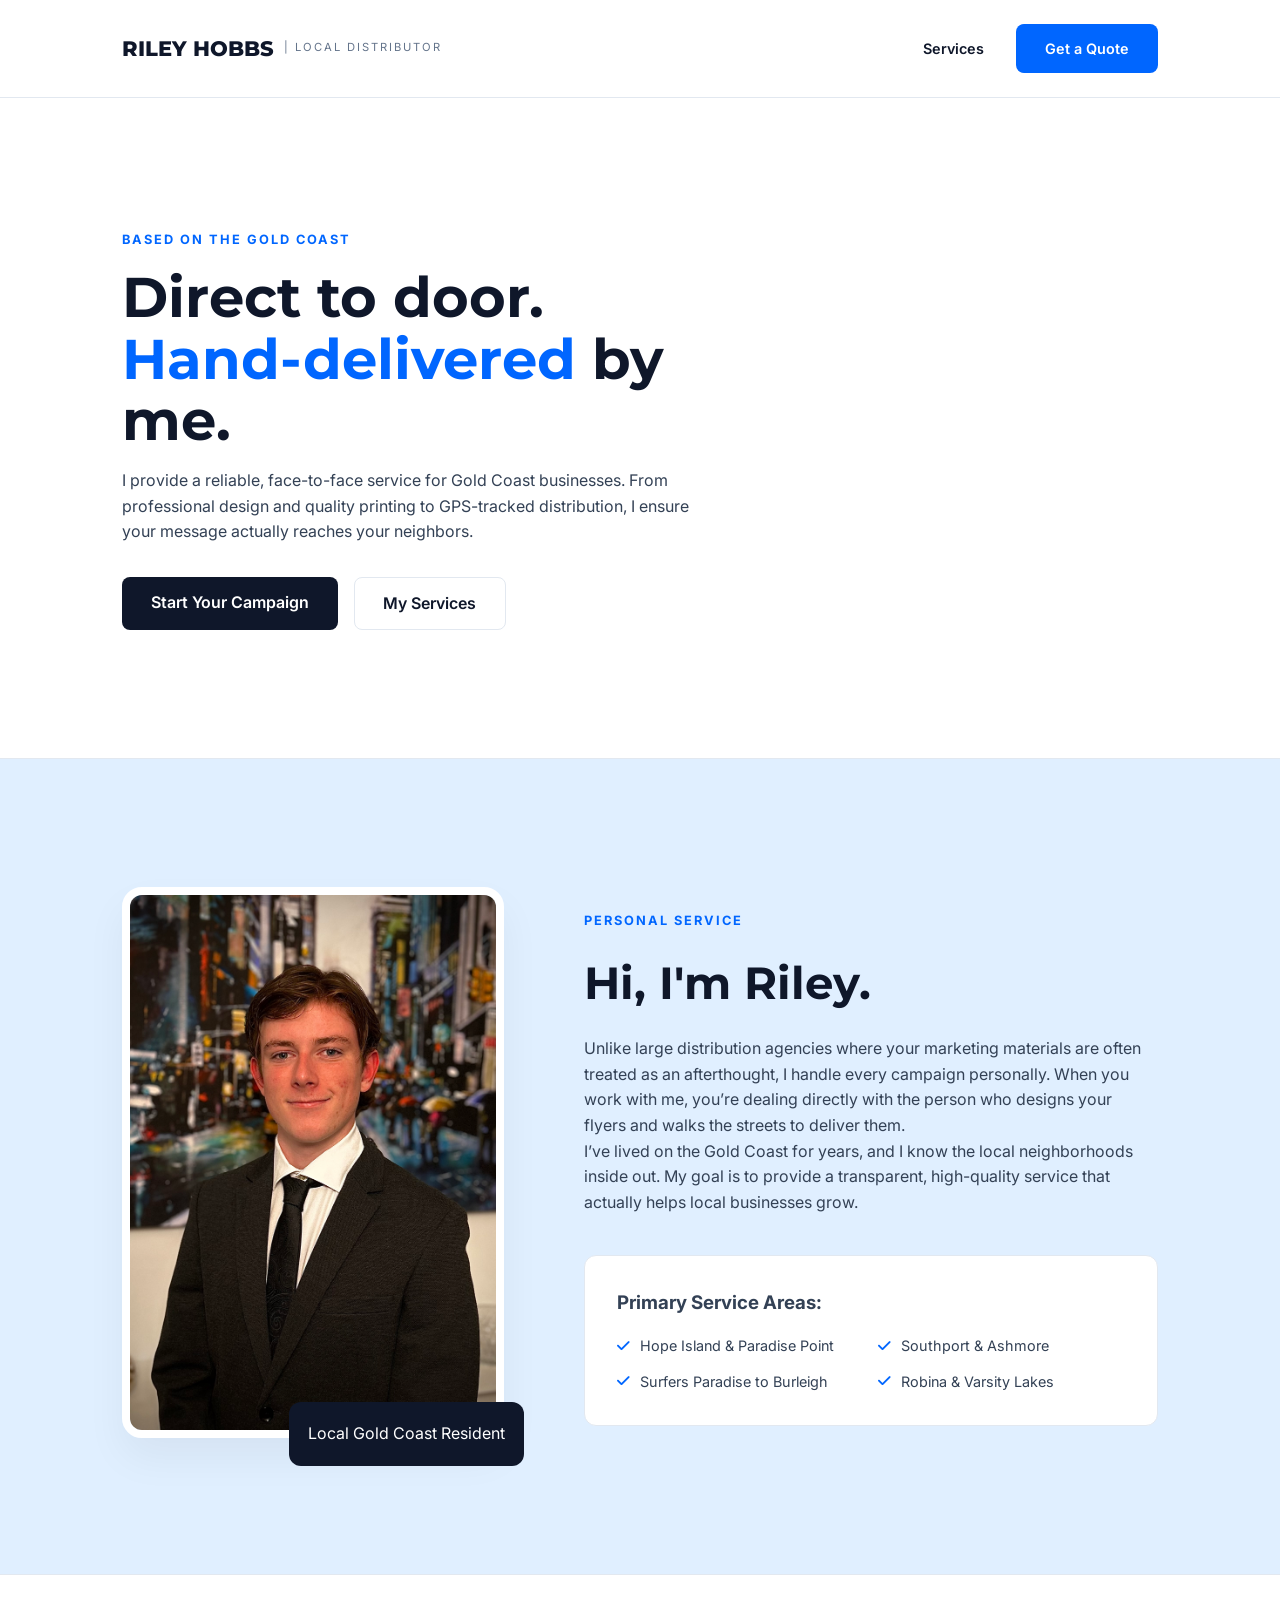
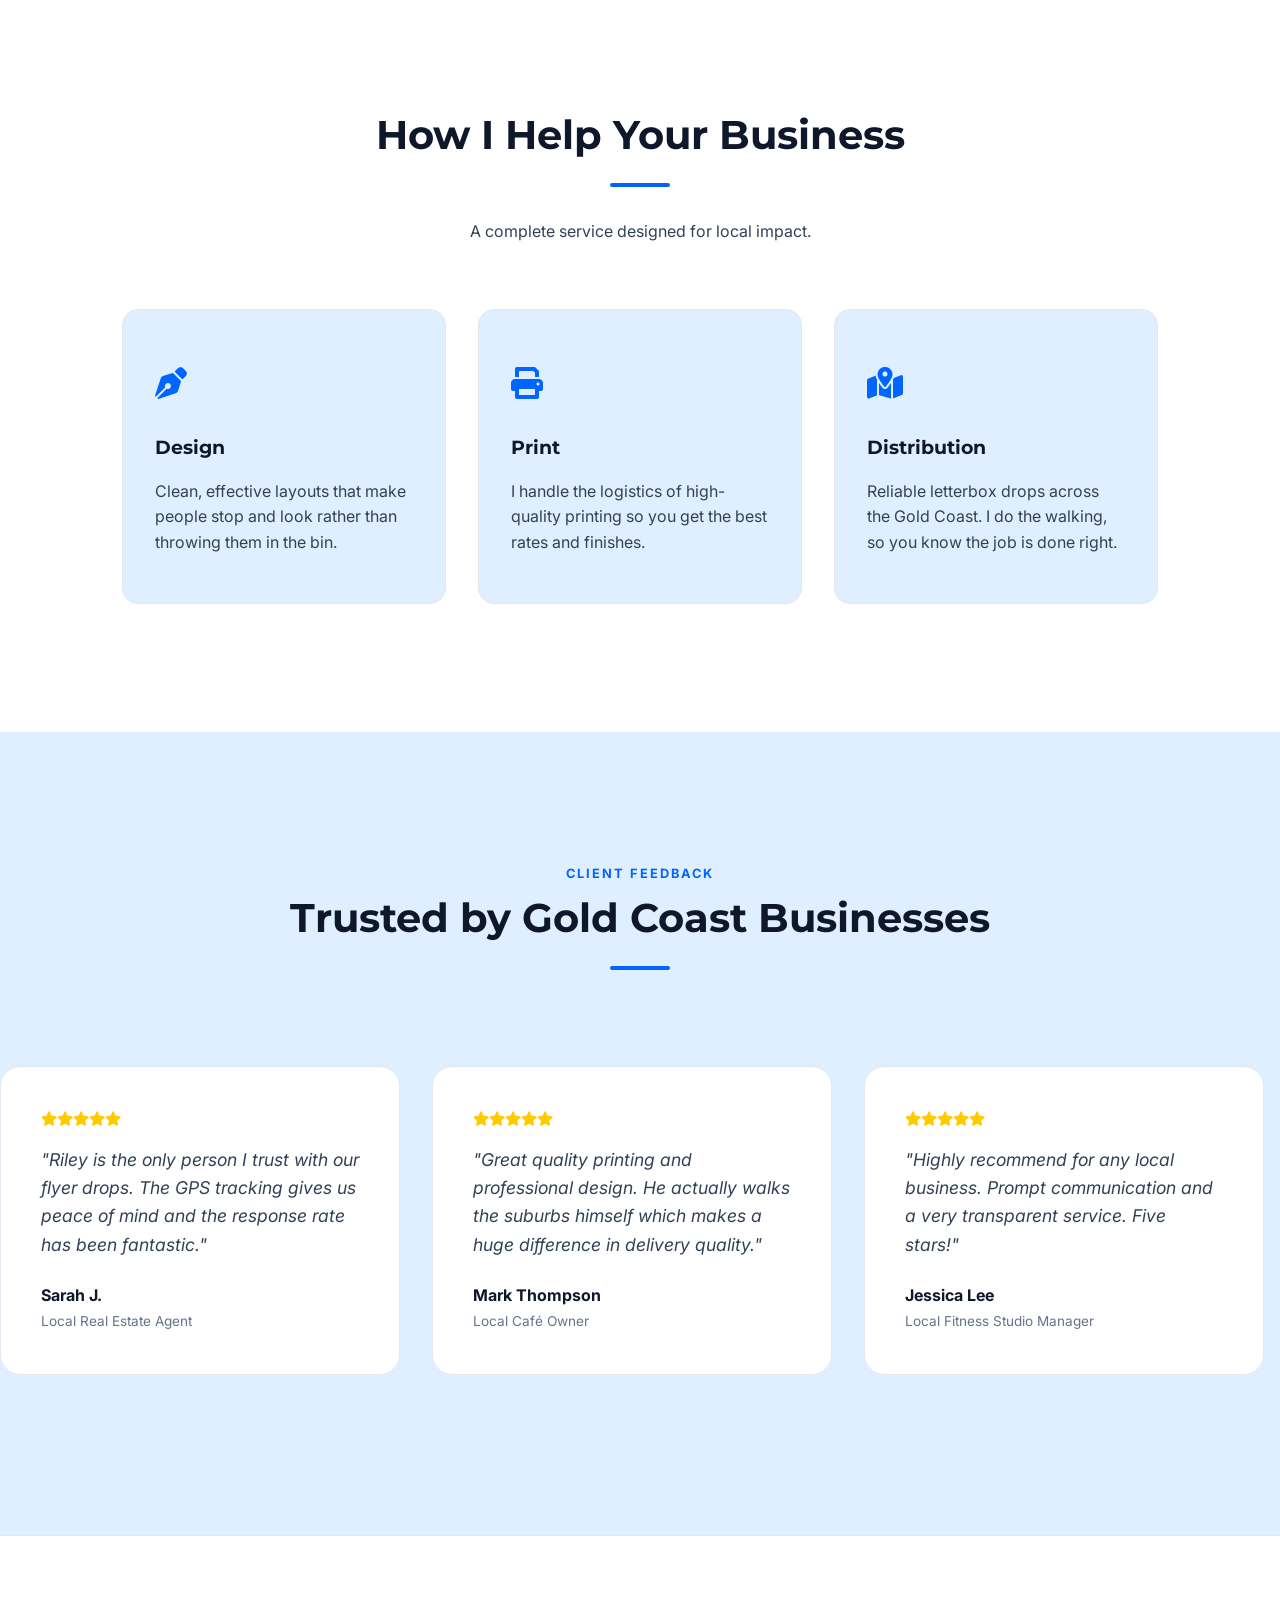
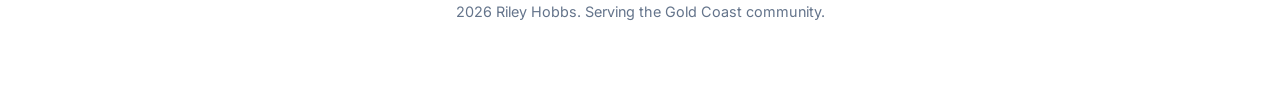
<file: index.html>
<!DOCTYPE html>
<html lang="en">
<head>
    <meta charset="UTF-8">
    <meta name="viewport" content="width=device-width, initial-scale=1.0">
    <title>Riley Hobbs | Gold Coast Design, Print & Distribution</title>
    <link href="https://fonts.googleapis.com/css2?family=Inter:wght@300;400;500;600&family=Montserrat:wght@700;800&display=swap" rel="stylesheet">
    <link href="https://cdnjs.cloudflare.com/ajax/libs/font-awesome/6.0.0/css/all.min.css" rel="stylesheet">
    <link rel="stylesheet" href="style.css">
</head>
<body>

    <nav class="navbar">
        <div class="container nav-content">
            <div class="brand">
                <span class="name">RILEY HOBBS</span>
                <span class="tagline">| LOCAL DISTRIBUTOR</span>
            </div>
            <div class="nav-links">
                <a href="#services">Services</a>
                <a href="quote.html" class="btn-primary">Get a Quote</a>
            </div>
        </div>
    </nav>

    <header class="hero">
        <div class="container hero-grid">
            <div class="hero-text">
                <span class="subtitle">Based on the Gold Coast</span>
                <h1>Direct to door. <br><span class="accent">Hand-delivered</span> by me.</h1>
                <p>I provide a reliable, face-to-face service for Gold Coast businesses. From professional design and quality printing to GPS-tracked distribution, I ensure your message actually reaches your neighbors.</p>
                <div class="hero-btns">
                    <a href="quote.html" class="btn-dark">Start Your Campaign</a>
                    <a href="#services" class="btn-outline">My Services</a>
                </div>
            </div>
        </div>
    </header>

    <section class="meet-me">
        <div class="container meet-grid">
            <div class="profile-container">
                <img src="IMG_0851.jpg" alt="Riley Hobbs" class="profile-img">
                <div class="experience-badge">
                    <span class="years">Local</span>
                    <span class="exp-text">Gold Coast Resident</span>
                </div>
            </div>

            <div class="meet-info">
                <span class="subtitle">Personal Service</span>
                <h2>Hi, I'm Riley.</h2>
                <p>
                    Unlike large distribution agencies where your marketing materials are often treated as an afterthought, I handle every campaign personally. When you work with me, you’re dealing directly with the person who designs your flyers and walks the streets to deliver them.
                </p>
                <p>
                    I’ve lived on the Gold Coast for years, and I know the local neighborhoods inside out. My goal is to provide a transparent, high-quality service that actually helps local businesses grow.
                </p>
                
                <div class="service-areas">
                    <h3>Primary Service Areas:</h3>
                    <ul class="area-list">
                        <li><i class="fa-solid fa-check"></i> Hope Island & Paradise Point</li>
                        <li><i class="fa-solid fa-check"></i> Southport & Ashmore</li>
                        <li><i class="fa-solid fa-check"></i> Surfers Paradise to Burleigh</li>
                        <li><i class="fa-solid fa-check"></i> Robina & Varsity Lakes</li>
                    </ul>
                </div>
            </div>
        </div>
    </section>

    <section id="services" class="services bg-alt">
        <div class="container">
            <div class="section-header">
                <h2>How I Help Your Business</h2>
                <div class="header-line"></div>
                <p>A complete service designed for local impact.</p>
            </div>
            <div class="services-grid">
                <div class="card">
                    <div class="icon-box"><i class="fa-solid fa-pen-nib"></i></div>
                    <h3>Design</h3>
                    <p>Clean, effective layouts that make people stop and look rather than throwing them in the bin.</p>
                </div>
                <div class="card">
                    <div class="icon-box"><i class="fa-solid fa-print"></i></div>
                    <h3>Print</h3>
                    <p>I handle the logistics of high-quality printing so you get the best rates and finishes.</p>
                </div>
                <div class="card">
                    <div class="icon-box"><i class="fa-solid fa-map-location-dot"></i></div>
                    <h3>Distribution</h3>
                    <p>Reliable letterbox drops across the Gold Coast. I do the walking, so you know the job is done right.</p>
                </div>
            </div>
        </div>
    </section>

    <section class="testimonials">
        <div class="container">
            <div class="section-header">
                <span class="subtitle">Client Feedback</span>
                <h2>Trusted by Gold Coast Businesses</h2>
                <div class="header-line"></div>
            </div>

            <div class="testimonial-wrapper">
                <div class="testimonial-track">
                    <div class="testimonial-card">
                        <div class="stars"><i class="fas fa-star"></i><i class="fas fa-star"></i><i class="fas fa-star"></i><i class="fas fa-star"></i><i class="fas fa-star"></i></div>
                        <p>"Riley is the only person I trust with our flyer drops. The GPS tracking gives us peace of mind and the response rate has been fantastic."</p>
                        <div class="client-info">
                            <div class="client-meta">
                                <strong>Sarah J.</strong>
                                <span>Local Real Estate Agent</span>
                            </div>
                        </div>
                    </div>

                    <div class="testimonial-card">
                        <div class="stars"><i class="fas fa-star"></i><i class="fas fa-star"></i><i class="fas fa-star"></i><i class="fas fa-star"></i><i class="fas fa-star"></i></div>
                        <p>"Great quality printing and professional design. He actually walks the suburbs himself which makes a huge difference in delivery quality."</p>
                        <div class="client-info">
                            <div class="client-meta">
                                <strong>Mark Thompson</strong>
                                <span>Local Café Owner</span>
                            </div>
                        </div>
                    </div>

                    <div class="testimonial-card">
                        <div class="stars"><i class="fas fa-star"></i><i class="fas fa-star"></i><i class="fas fa-star"></i><i class="fas fa-star"></i><i class="fas fa-star"></i></div>
                        <p>"Highly recommend for any local business. Prompt communication and a very transparent service. Five stars!"</p>
                        <div class="client-info">
                            <div class="client-meta">
                                <strong>Jessica Lee</strong>
                                <span>Local Fitness Studio Manager</span>
                            </div>
                        </div>
                    </div>

                    <div class="testimonial-card">
                        <div class="stars"><i class="fas fa-star"></i><i class="fas fa-star"></i><i class="fas fa-star"></i><i class="fas fa-star"></i><i class="fas fa-star"></i></div>
                        <p>"We saw a massive uptick in foot traffic at our Helensvale store within 48 hours of Riley's drop. Professional, reliable, and actually delivers results."</p>
                        <div class="client-info">
                            <div class="client-meta">
                                <strong>David L.</strong>
                                <span>Local Flower Shop Owner</span>
                            </div>
                        </div>
                    </div>

                    <div class="testimonial-card">
                        <div class="stars"><i class="fas fa-star"></i><i class="fas fa-star"></i><i class="fas fa-star"></i><i class="fas fa-star"></i><i class="fas fa-star"></i></div>
                        <p>"I’ve used big distribution companies before and half the flyers ended up in the bin. Riley’s attention to detail is 10/10. Worth every cent."</p>
                        <div class="client-info">
                            <div class="client-meta">
                                <strong>Tom B.</strong>
                                <span>Local Landscaping Director</span>
                            </div>
                        </div>
                    </div>

                    <div class="testimonial-card">
                        <div class="stars"><i class="fas fa-star"></i><i class="fas fa-star"></i><i class="fas fa-star"></i><i class="fas fa-star"></i><i class="fas fa-star"></i></div>
                        <p>"The design Riley created for our yoga studio was exactly what we needed. He handled the whole process from concept to letterbox perfectly."</p>
                        <div class="client-info">
                            <div class="client-meta">
                                <strong>Chloe W.</strong>
                                <span>Local Yoga Studio Founder</span>
                            </div>
                        </div>
                    </div>

                    <div class="testimonial-card">
                        <div class="stars"><i class="fas fa-star"></i><i class="fas fa-star"></i><i class="fas fa-star"></i><i class="fas fa-star"></i><i class="fas fa-star"></i></div>
                        <p>"Riley knows the Broadbeach area better than anyone. He helped us target the exact demographics we needed for our restaurant launch."</p>
                        <div class="client-info">
                            <div class="client-meta">
                                <strong>Antonio R.</strong>
                                <span>Local Italian Restaurant Owner</span>
                            </div>
                        </div>
                    </div
                </div>
            </div>
        </div>
    </section>

    <footer>
        <p> 2026 Riley Hobbs. Serving the Gold Coast community.</p>
    </footer>

</body>
</html>
</file>
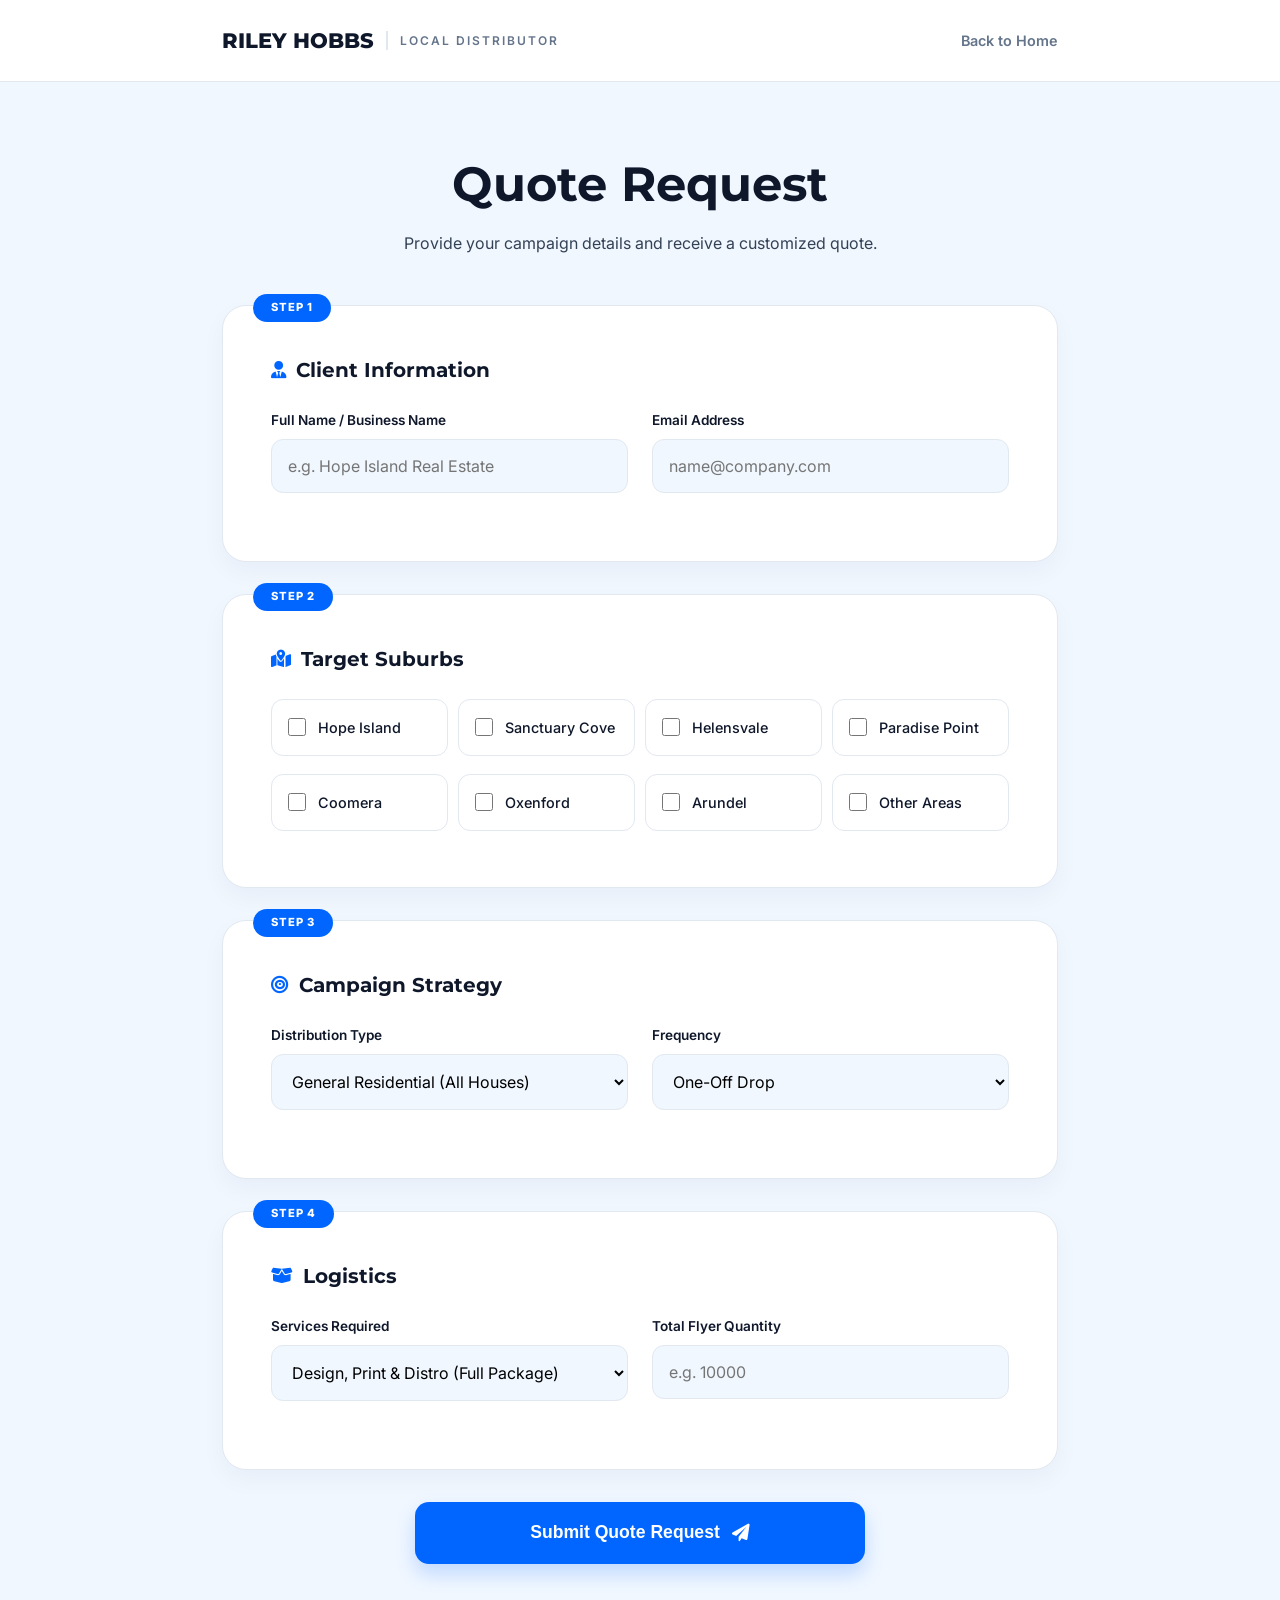
<file: quote.html>
<!DOCTYPE html>
<html lang="en">
<head>
    <meta charset="UTF-8">
    <meta name="viewport" content="width=device-width, initial-scale=1.0">
    <title>Get a Quote | Riley Hobbs</title>
    
    <link href="https://fonts.googleapis.com/css2?family=Inter:wght@300;400;500;600&family=Montserrat:wght@700;800&display=swap" rel="stylesheet">
    <link href="https://cdnjs.cloudflare.com/ajax/libs/font-awesome/6.0.0/css/all.min.css" rel="stylesheet">
    
    <style>
        :root {
            --primary: #0066ff;
            --primary-hover: #0052cc;
            --ice-blue: #f0f7ff;
            --dark: #0f172a;
            --white: #ffffff;
            --border: #e2e8f0;
            --text-main: #334155;
            --text-muted: #64748b;
            --success: #22c55e;
        }

        * { margin: 0; padding: 0; box-sizing: border-box; }
        body { font-family: 'Inter', sans-serif; background-color: var(--ice-blue); color: var(--text-main); line-height: 1.6; }
        .container { max-width: 900px; margin: 0 auto; padding: 0 2rem; }

        /* --- Nav --- */
        .navbar { padding: 1.5rem 0; background: var(--white); border-bottom: 1px solid var(--border); position: sticky; top: 0; z-index: 100; }
        .nav-content { display: flex; justify-content: space-between; align-items: center; }
        .brand-group { display: flex; align-items: center; gap: 12px; text-decoration: none; }
        .brand-name { font-family: 'Montserrat', sans-serif; font-weight: 800; font-size: 1.3rem; color: var(--dark); }
        .brand-tag { font-size: 0.75rem; letter-spacing: 2px; color: var(--text-muted); font-weight: 600; text-transform: uppercase; border-left: 2px solid var(--border); padding-left: 12px; }
        .home-link { text-decoration: none; color: var(--text-muted); font-weight: 600; font-size: 0.9rem; transition: 0.3s; }
        .home-link:hover { color: var(--primary); }

        /* --- Headers --- */
        .quote-header { text-align: center; padding: 4rem 0 3rem; }
        .quote-header h1 { font-family: 'Montserrat', sans-serif; font-size: 3rem; color: var(--dark); margin-bottom: 0.5rem; }

        /* --- Cards --- */
        .form-card { background: var(--white); padding: 3rem; border-radius: 24px; border: 1px solid var(--border); margin-bottom: 2rem; position: relative; box-shadow: 0 10px 25px rgba(15, 23, 42, 0.04); }
        .step-badge { position: absolute; top: -12px; left: 30px; background: var(--primary); color: white; padding: 5px 18px; border-radius: 50px; font-size: 0.7rem; font-weight: 800; text-transform: uppercase; letter-spacing: 1px; }
        h3 { font-family: 'Montserrat', sans-serif; margin-bottom: 1.5rem; color: var(--dark); font-size: 1.25rem; display: flex; align-items: center; gap: 10px; }
        h3 i { color: var(--primary); font-size: 1.1rem; }

        /* --- Grid & Inputs --- */
        .form-grid { display: grid; grid-template-columns: 1fr 1fr; gap: 1.5rem; }
        .input-group { margin-bottom: 1.2rem; }
        label { display: block; font-weight: 600; font-size: 0.85rem; margin-bottom: 8px; color: var(--dark); }
        input, select, textarea { width: 100%; padding: 1rem; background: var(--ice-blue); border: 1px solid var(--border); border-radius: 12px; font-family: inherit; font-size: 1rem; transition: 0.3s; }
        input:focus, textarea:focus { outline: none; border-color: var(--primary); background: var(--white); box-shadow: 0 0 0 4px rgba(0, 102, 255, 0.1); }

        /* --- Checkboxes --- */
        .check-grid { display: grid; grid-template-columns: repeat(auto-fill, minmax(170px, 1fr)); gap: 10px; }
        .check-card { border: 1px solid var(--border); padding: 1rem; border-radius: 12px; cursor: pointer; display: flex; align-items: center; gap: 12px; background: var(--white); font-weight: 500; transition: 0.2s; font-size: 0.9rem; }
        .check-card input { width: 18px; height: 18px; accent-color: var(--primary); cursor: pointer; }
        .check-card:hover { border-color: var(--primary); background: var(--ice-blue); }
        .check-card.active { border-color: var(--primary); background: var(--ice-blue); color: var(--primary); }

        #otherDetails { display: none; margin-top: 1.5rem; animation: slideDown 0.3s ease; }
        @keyframes slideDown { from { opacity: 0; transform: translateY(-10px); } to { opacity: 1; transform: translateY(0); } }

        /* --- Submit Button --- */
        .btn-send { background: var(--primary); color: white; border: none; width: 100%; max-width: 450px; padding: 1.3rem; border-radius: 14px; font-weight: 700; font-size: 1.1rem; cursor: pointer; display: flex; justify-content: center; align-items: center; gap: 12px; margin: 2rem auto 4rem; transition: 0.3s; box-shadow: 0 10px 20px rgba(0, 102, 255, 0.2); }
        .btn-send:hover { background: var(--primary-hover); transform: translateY(-3px); }

        /* --- Success Screen --- */
        #success-msg { display: none; text-align: center; padding: 10rem 0; animation: fadeIn 0.6s ease; }
        #success-msg i { color: var(--success); font-size: 5rem; margin-bottom: 2rem; }

        @media (max-width: 768px) { .form-grid { grid-template-columns: 1fr; } .check-grid { grid-template-columns: 1fr 1fr; } }
    </style>
</head>
<body>

    <nav class="navbar">
        <div class="container nav-content">
            <a href="index.html" class="brand-group">
                <span class="brand-name">RILEY HOBBS</span>
                <span class="brand-tag">Local Distributor</span>
            </a>
            <a href="index.html" class="home-link">Back to Home</a>
        </div>
    </nav>

    <main class="container">
        <div id="form-wrap">
            <div class="quote-header">
                <h1>Quote Request</h1>
                <p>Provide your campaign details and receive a customized quote.</p>
            </div>

            <form action="https://formspree.io/f/xjgjlnzk" method="POST">
                
                <div class="form-card">
                    <span class="step-badge">Step 1</span>
                    <h3><i class="fa-solid fa-user-tie"></i> Client Information</h3>
                    <div class="form-grid">
                        <div class="input-group">
                            <label>Full Name / Business Name</label>
                            <input type="text" name="Client_Name" placeholder="e.g. Hope Island Real Estate" required>
                        </div>
                        <div class="input-group">
                            <label>Email Address</label>
                            <input type="email" name="_replyto" placeholder="name@company.com" required>
                        </div>
                    </div>
                </div>

                <div class="form-card">
                    <span class="step-badge">Step 2</span>
                    <h3><i class="fa-solid fa-map-location-dot"></i> Target Suburbs</h3>
                    <div class="check-grid">
                        <label class="check-card"><input type="checkbox" name="Zone" value="Hope Island"> Hope Island</label>
                        <label class="check-card"><input type="checkbox" name="Zone" value="Sanctuary Cove"> Sanctuary Cove</label>
                        <label class="check-option check-card"><input type="checkbox" name="Zone" value="Helensvale"> Helensvale</label>
                        <label class="check-card"><input type="checkbox" name="Zone" value="Paradise Point"> Paradise Point</label>
                        <label class="check-card"><input type="checkbox" name="Zone" value="Coomera"> Coomera</label>
                        <label class="check-card"><input type="checkbox" name="Zone" value="Oxenford"> Oxenford</label>
                        <label class="check-card"><input type="checkbox" name="Zone" value="Arundel"> Arundel</label>
                        <label class="check-card" id="trigger-other"><input type="checkbox" name="Zone" value="Other"> Other Areas</label>
                    </div>
                    <div id="otherDetails">
                        <label>Additional Instructions (Streets/Suburbs)</label>
                        <textarea name="Area_Instructions" rows="3" placeholder="List specific streets or non-listed suburbs..."></textarea>
                    </div>
                </div>

                <div class="form-card">
                    <span class="step-badge">Step 3</span>
                    <h3><i class="fa-solid fa-bullseye"></i> Campaign Strategy</h3>
                    <div class="form-grid">
                        <div class="input-group">
                            <label>Distribution Type</label>
                            <select name="Distribution_Type">
                                <option value="General Residential">General Residential (All Houses)</option>
                                <option value="High-End Only">High-End Only (Selected Estates)</option>
                                <option value="Commercial Only">Commercial / Business Only</option>
                            </select>
                        </div>
                        <div class="input-group">
                            <label>Frequency</label>
                            <select name="Frequency">
                                <option value="One-Off">One-Off Drop</option>
                                <option value="Monthly">Monthly Recurring</option>
                                <option value="Fortnightly">Fortnightly Recurring</option>
                            </select>
                        </div>
                    </div>
                </div>

                <div class="form-card">
                    <span class="step-badge">Step 4</span>
                    <h3><i class="fa-solid fa-box-open"></i> Logistics</h3>
                    <div class="form-grid">
                        <div class="input-group">
                            <label>Services Required</label>
                            <select name="Service_Scope">
                                <option value="Design, Print & Distro">Design, Print & Distro (Full Package)</option>
                                <option value="Print & Distro">Print & Distro Only</option>
                                <option value="Distribution Only">Distribution Only (You have flyers)</option>
                            </select>
                        </div>
                        <div class="input-group">
                            <label>Total Flyer Quantity</label>
                            <input type="number" name="Quantity" placeholder="e.g. 10000">
                        </div>
                    </div>
                </div>

                <input type="hidden" name="_next" value="https://razthebeastman.github.io/quote.html?status=success">
                <button type="submit" class="btn-send">Submit Quote Request <i class="fa-solid fa-paper-plane"></i></button>
            </form>
        </div>

        <div id="success-msg">
            <i class="fa-solid fa-circle-check"></i>
            <h2>Request Received</h2>
            <p>I'll review the house counts for your selected zones and email you shortly.</p>
            <p style="margin-top: 2rem; font-size: 0.9rem; color: var(--text-muted);">Redirecting to home page...</p>
        </div>
    </main>

    <script>
        const params = new URLSearchParams(window.location.search);
        if (params.get('status') === 'success') {
            document.getElementById('form-wrap').style.display = 'none';
            document.getElementById('success-msg').style.display = 'block';
            setTimeout(() => { window.location.href = 'index.html'; }, 5000);
        }

        const otherTrigger = document.getElementById('trigger-other');
        const otherBox = document.getElementById('otherDetails');

        document.querySelectorAll('.check-card').forEach(card => {
            const input = card.querySelector('input');
            input.addEventListener('change', () => {
                card.classList.toggle('active', input.checked);
                if (input.parentElement.id === 'trigger-other') {
                    otherBox.style.display = input.checked ? 'block' : 'none';
                }
            });
        });
    </script>
</body>
</html>
</file>
<file: style.css>
/* --- Root Variables --- */
:root {
    --primary: #0066ff;        /* Pacific Blue (Buttons Only) */
    --primary-hover: #0052cc;
    --ice-blue: #e0efff;       /* Soft section background */
    --dark: #0f172a;           /* Navy/Slate for Text and Footer */
    --white: #ffffff;
    --border: #e2e8f0;
    --text-main: #334155;
    --text-muted: #64748b;
}

/* --- Base Styles --- */
* {
    margin: 0;
    padding: 0;
    box-sizing: border-box;
}

html { scroll-behavior: smooth; }

body {
    font-family: 'Inter', sans-serif;
    color: var(--text-main);
    line-height: 1.6;
    background-color: var(--white);
}

.container {
    max-width: 1100px;
    margin: 0 auto;
    padding: 0 2rem;
}

.container.narrow { max-width: 800px; }

/* --- Navigation --- */
.navbar {
    padding: 1.5rem 0;
    background: var(--white);
    position: sticky;
    top: 0;
    z-index: 1000;
    border-bottom: 1px solid var(--border);
}

.nav-content {
    display: flex;
    justify-content: space-between;
    align-items: center;
}

.brand { display: flex; align-items: center; gap: 10px; text-decoration: none; }
.brand .name {
    font-family: 'Montserrat', sans-serif;
    font-weight: 800;
    font-size: 1.3rem;
    color: var(--dark);
}

.brand .tagline {
    font-size: 0.7rem;
    letter-spacing: 2px;
    color: var(--text-muted);
}

.nav-links { display: flex; align-items: center; gap: 2rem; }
.nav-links a { text-decoration: none; color: var(--dark); font-weight: 600; font-size: 0.9rem; }

/* --- Buttons (The only place for Pacific Blue) --- */
.btn-primary, .btn-submit {
    background: var(--primary);
    color: white !important;
    padding: 0.8rem 1.8rem;
    border-radius: 8px;
    font-weight: 600;
    text-decoration: none;
    transition: all 0.3s ease;
    cursor: pointer;
    border: none;
    display: inline-block;
}

.btn-primary:hover, .btn-submit:hover {
    background: var(--primary-hover);
    transform: translateY(-2px);
    box-shadow: 0 4px 12px rgba(0, 102, 255, 0.3);
}

.btn-dark { 
    background: var(--dark); 
    color: white; 
    padding: 0.8rem 1.8rem;
    border-radius: 8px;
    text-decoration: none;
    font-weight: 600;
    transition: 0.3s;
}

.btn-outline { 
    border: 1px solid var(--border); 
    padding: 0.8rem 1.8rem; 
    border-radius: 8px; 
    color: var(--dark); 
    font-weight: 600; 
    text-decoration: none; 
    transition: 0.3s;
}
.btn-outline:hover { background: var(--ice-blue); }

/* --- Hero Section (White) --- */
.hero { padding: 8rem 0; background-color: var(--white); }
.hero-grid { display: grid; grid-template-columns: 1.2fr 0.8fr; gap: 4rem; align-items: center; }
.subtitle { font-weight: 700; font-size: 0.8rem; color: var(--primary); text-transform: uppercase; letter-spacing: 2px; }
.hero h1 { font-family: 'Montserrat', sans-serif; font-size: 3.5rem; line-height: 1.1; color: var(--dark); margin: 1rem 0; }
.accent { color: var(--primary); }
.hero-btns { display: flex; gap: 1rem; margin-top: 2rem; }
.hero-image {
    background: var(--ice-blue);
    height: 400px;
    border-radius: 24px;
    display: flex;
    justify-content: center;
    align-items: center;
    color: #cbd5e1;
    font-size: 6rem;
    border: 1px solid var(--border);
}

/* --- Meet Me Section (Ice Blue) --- */
.meet-me {
    background-color: var(--ice-blue);
    padding: 8rem 0;
    border-top: 1px solid var(--border);
    border-bottom: 1px solid var(--border);
}

.meet-grid { display: grid; grid-template-columns: 0.8fr 1.2fr; gap: 5rem; align-items: center; }
.profile-container { position: relative; }
.profile-img {
    width: 100%;
    border-radius: 20px;
    box-shadow: 0 20px 40px rgba(0,0,0,0.05);
    border: 8px solid var(--white);
}

.experience-badge {
    position: absolute;
    bottom: -20px;
    right: -20px;
    background: var(--dark); /* Changed to Dark for a premium look */
    color: white;
    padding: 1.2rem;
    border-radius: 12px;
    text-align: center;
}

.meet-info h2 { font-family: 'Montserrat', sans-serif; font-size: 2.8rem; color: var(--dark); margin: 1rem 0; }
.service-areas {
    margin-top: 2.5rem;
    background: var(--white);
    padding: 2rem;
    border-radius: 12px;
    border: 1px solid var(--border);
}

.area-list { list-style: none; display: grid; grid-template-columns: 1fr 1fr; gap: 0.8rem; margin-top: 1rem;}
.area-list li { font-size: 0.9rem; display: flex; align-items: center; gap: 10px; }
.area-list i { color: var(--primary); }

/* --- Services Section (White) --- */
.services { 
    background-color: var(--white); 
    padding: 8rem 0; 
}

.section-header { text-align: center; margin-bottom: 4rem; }
.section-header h2 { font-family: 'Montserrat', sans-serif; font-size: 2.5rem; color: var(--dark); margin-bottom: 1rem; }
.header-line { width: 60px; height: 4px; background: var(--primary); margin: 0 auto 2rem; border-radius: 2px; }

.services-grid { display: grid; grid-template-columns: repeat(auto-fit, minmax(300px, 1fr)); gap: 2rem; }

.card {
    background: var(--ice-blue); /* Cards contrast against white background */
    padding: 3rem 2rem;
    border-radius: 16px;
    color: var(--text-main);
    border: 1px solid var(--border);
    transition: 0.3s ease;
}

.card:hover { transform: translateY(-10px); box-shadow: 0 10px 30px rgba(0, 0, 0, 0.05); border-color: var(--primary); }
.card h3 { font-family: 'Montserrat', sans-serif; color: var(--dark); margin-bottom: 1rem; }
.icon-box { font-size: 2rem; color: var(--primary); margin-bottom: 1.5rem; }

/* --- Footer Area (Ice Blue) --- */
.footer-contact-cta {
    background-color: var(--ice-blue);
    padding: 6rem 0;
    text-align: center;
    border-top: 1px solid var(--border);
}

footer {
    padding: 4rem 0;
    text-align: center;
    background-color: var(--white);
    color: var(--text-muted);
    font-size: 0.9rem;
    border-top: 1px solid var(--border);
}

/* --- Map/Form Specifics (For quote.html) --- */
.quote-page-wrapper { background-color: var(--ice-blue); }
.contact-card {
    background: var(--white);
    padding: 4rem;
    border-radius: 24px;
    border: 1px solid var(--border);
    box-shadow: 0 10px 30px rgba(0,0,0,0.05);
}

input, textarea, .custom-select {
    width: 100%;
    background: var(--white);
    border: 1px solid var(--border);
    padding: 1rem;
    color: var(--dark);
    border-radius: 8px;
    outline: none;
}
input:focus, textarea:focus { border-color: var(--primary); }

/* --- Responsive --- */
@media (max-width: 768px) {
    .hero-grid, .meet-grid, .area-list { grid-template-columns: 1fr; }
    .hero h1 { font-size: 2.8rem; }
    .hero-image { display: none; }
}

/* --- Testimonials Section --- */
.testimonials {
    padding: 8rem 0;
    background-color: var(--ice-blue);
    overflow: hidden; /* Important for the marquee effect */
}

.testimonial-wrapper {
    width: 100vw; /* Spans entire screen width */
    position: relative;
    left: 50%;
    right: 50%;
    margin-left: -50vw;
    margin-right: -50vw;
    padding: 2rem 0;
}

.testimonial-track {
    display: flex;
    gap: 2rem;
    width: 100vw;
    /* 40s is a good speed for 7-14 cards. Adjust to your liking. */
    animation: scrollInfinite 40s linear infinite;
}

.testimonial-track:hover {
    animation-play-state: paused; /* Allows users to stop and read */
}

.testimonial-card {
    flex-shrink: 0; /* Prevents the browser from squishing the cards */
    width: 400px;
    background: var(--white);
    padding: 2.5rem;
    border-radius: 20px;
    border: 1px solid var(--border);
}

.stars {
    color: #ffcc00; /* Gold */
    margin-bottom: 1rem;
    font-size: 0.9rem;
}

.testimonial-card p {
    font-style: italic;
    color: var(--text-main);
    font-size: 1.1rem;
    margin-bottom: 1.5rem;
}

.client-meta strong {
    display: block;
    color: var(--dark);
    font-size: 1rem;
}

.client-meta span {
    font-size: 0.85rem;
    color: var(--text-muted);
}

/* The Animation */
@keyframes scrollInfinite {
    0% {
        transform: translateX(0);
    }
    100% {
        /* This moves the track by exactly half its width */
        transform: translateX(-50%);
    }
}

/* Mobile Adjustments */
@media (max-width: 768px) {
    .testimonial-card {
        width: 300px;
    }
}
</file>
